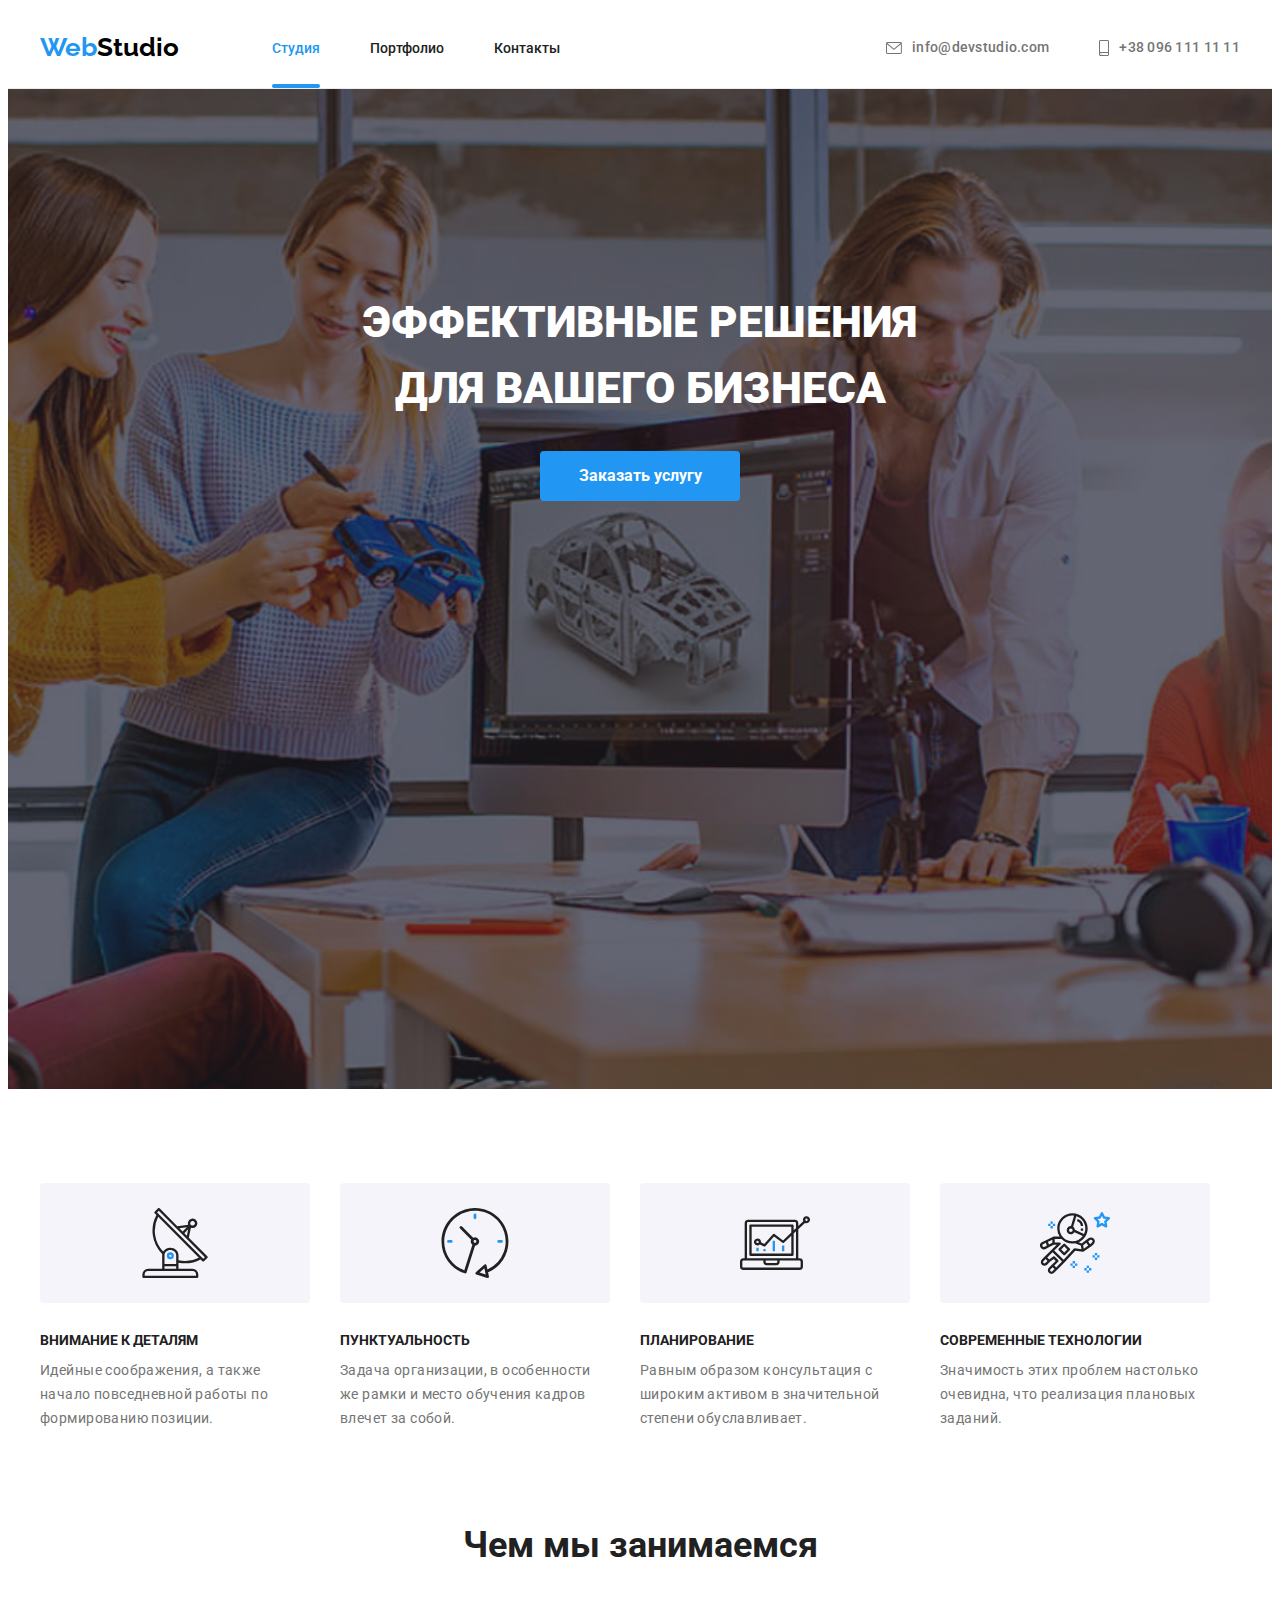
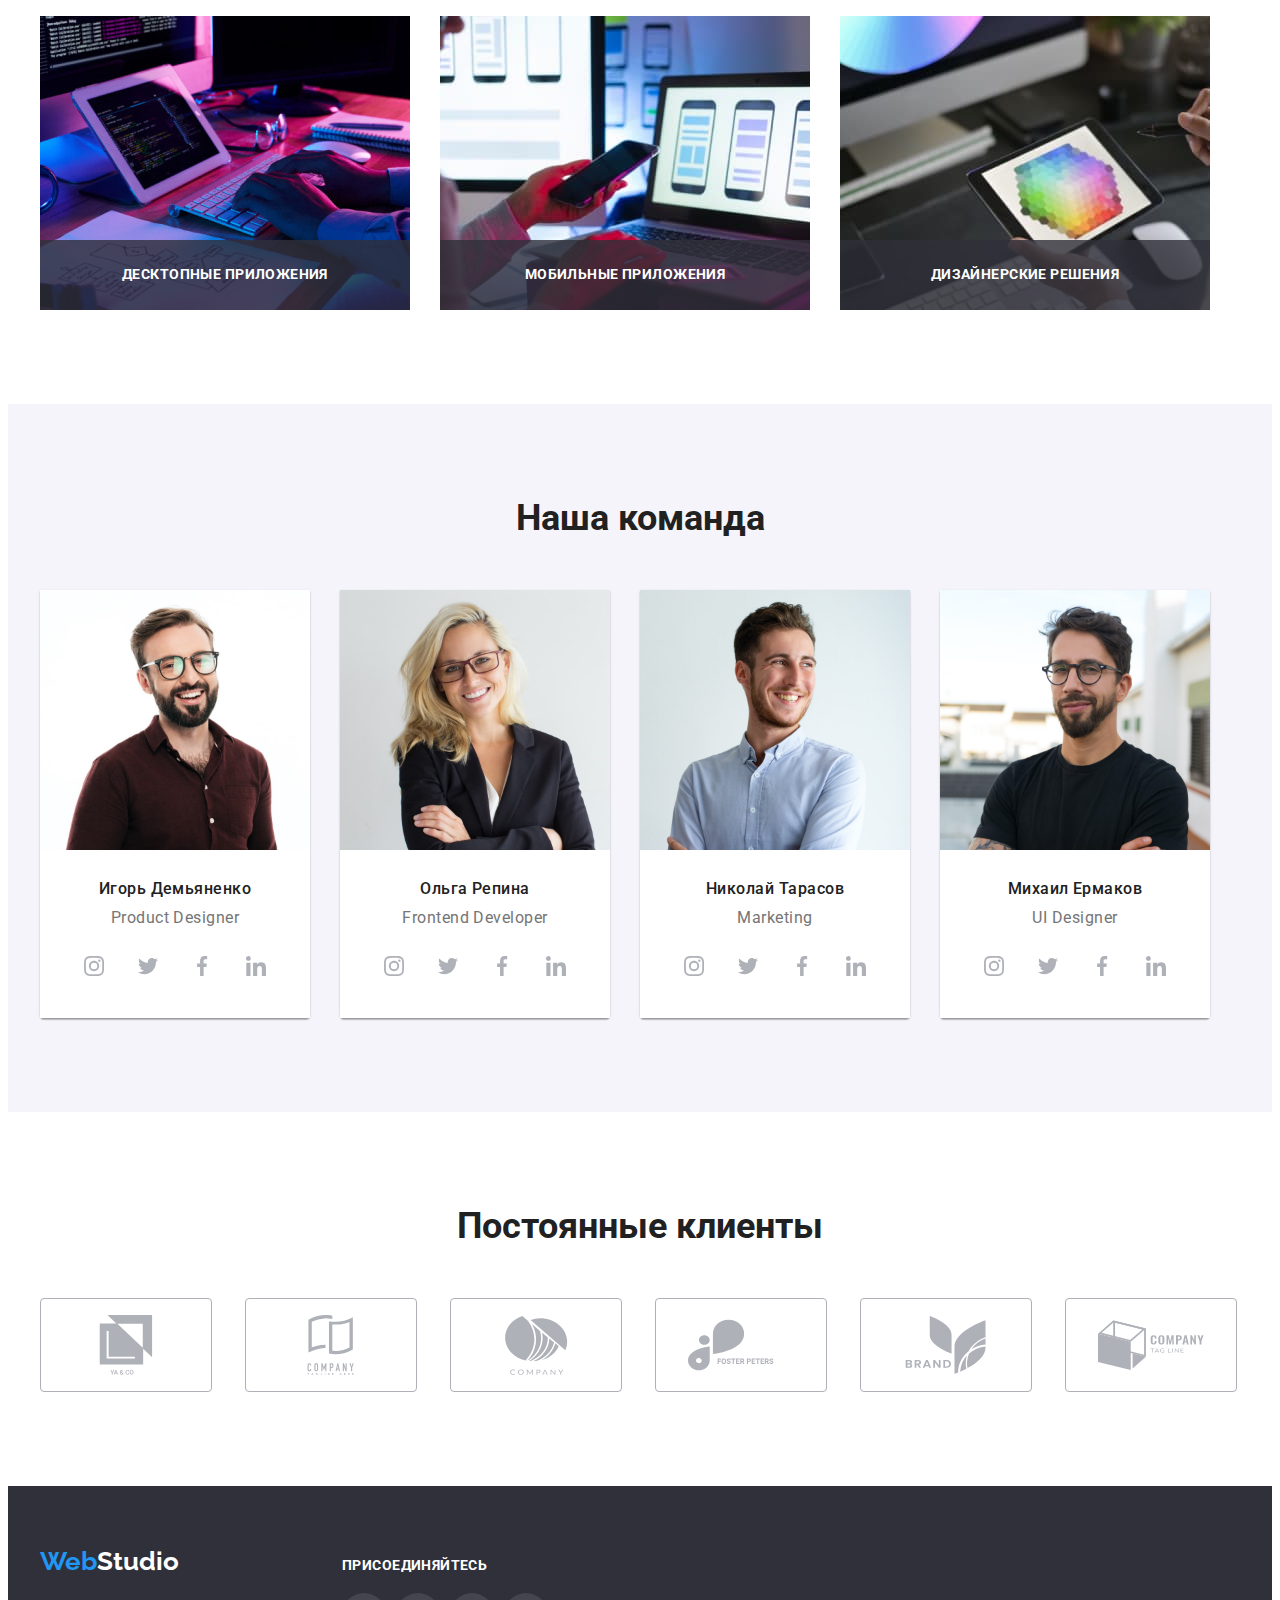
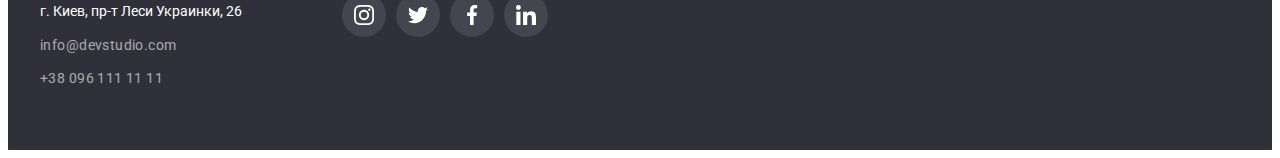
<file: index.html>
<!DOCTYPE html>
<html lang="ru">
  <head>
    <meta charset="UTF-8" />
    <meta http-equiv="X-UA-Compatible" content="IE=edge" />
    <meta name="viewport" content="width=device-width, initial-scale=1.0" />
    <title>Студия</title>
    <link rel="preconnect" href="https://fonts.googleapis.com" />
    <link rel="preconnect" href="https://fonts.gstatic.com" crossorigin />
    <link
      href="https://fonts.googleapis.com/css2?family=Raleway:wght@700&family=Roboto:wght@400;500;700;900&display=swap"
      rel="stylesheet"
    />
    <link
      rel="stylesheet"
      href="https://cdnjs.cloudflare.com/ajax/libs/modern-normalize/1.1.0/modern-normalize.min.css"
      integrity="sha512-wpPYUAdjBVSE4KJnH1VR1HeZfpl1ub8YT/NKx4PuQ5NmX2tKuGu6U/JRp5y+Y8XG2tV+wKQpNHVUX03MfMFn9Q=="
      crossorigin="anonymous"
      referrerpolicy="no-referrer"
    />

    <link rel="stylesheet" href="./css/styles.css" />
  </head>
  <body class="body">
    <!-- Header -->
    <header class="header">
      <div class="container main-nav">
        <nav class="site-nav">
          <a href="./index.html" class="logo"
            ><span class="web">Web</span>Studio</a>

          <ul class="list site-nav-list">
            <li class="item">
              <a href="./index.html" class="link current">Студия</a>
            </li>
            <li class="item">
              <a href="./portfolio.html" class="link">Портфолио</a>
            </li>
            <li class="item"><a href="/" class="link">Контакты</a></li>
          </ul>
        </nav>
        <ul class="list auth-nav-list">
          <li class="item">
            <a href="mailto:info@devstudio.com" class="contacts mail" >
              <svg class="icon-envelope" width="16" height="12">
                <use href="./images/icons.svg#icon-envelope"></use>
              </svg>
              info@devstudio.com</a
            >
          </li>
          <li class="item">
            <a href="tel:+380961111111" class="contacts phone">
              <svg class="icon-smartphone" width="10" height="16">
                <use href="./images/icons.svg#icon-smartphone"></use>
              </svg>
              +38 096 111 11 11</a>
          </li>
        </ul>
      </div>
    </header>

    <!-- Main -->
    <main>
      <!-- Hero -->
      <section class="hero section">
        <div class="container">
          <h1 class="hero-title">
            Эффективные решения <br />
            для вашего бизнеса
          </h1>
          <button type="button" class="button service-button" data-modal-open>
            Заказать услугу
          </button>
        </div>
      </section>

      <!-- Values -->
      <section class="values section">
        <h2 class="visually-hidden">Values</h2>
        <div class="container">
          <ul class="list main-val">
            <li class="values-item">
              <div class="icon-values-bg">
                <svg width="70" height="70">
                  <use href="./images/icons.svg#icon-antenna"></use>
                </svg>
              </div>
              <h3 class="values-title">Внимание к деталям</h3>
              <p class="values-text">
                Идейные соображения, а также начало повседневной работы по
                формированию позиции.
              </p>
            </li>
            <li class="values-item">
              <div class="icon-values-bg">
                <svg  width="70" height="70">
                  <use href="./images/icons.svg#icon-clock"></use>
                </svg>
              </div>
              <h3 class="values-title">Пунктуальность</h3>
              <p class="values-text">
                Задача организации, в особенности же рамки и место обучения
                кадров влечет за собой.
              </p>
            </li>
            <li class="values-item">
              <div class="icon-values-bg">
                <svg width="70" height="70">
                  <use href="./images/icons.svg#icon-diagram"></use>
                </svg>
              </div>
              <h3 class="values-title">Планирование</h3>
              <p class="values-text">
                Равным образом консультация с широким активом в значительной
                степени обуславливает.
              </p>
            </li>
            <li class="values-item">
              <div class="icon-values-bg">
                <svg width="70" height="70">
                  <use href="./images/icons.svg#icon-astronaut"></use>
                </svg>
              </div>
              <h3 class="values-title">Современные технологии</h3>
              <p class="values-text">
                Значимость этих проблем настолько очевидна, что реализация
                плановых заданий.
              </p>
            </li>
          </ul>
        </div>
      </section>

      <!-- Our services -->
      <section class="section">
        <div class="container main-service">
          <h2 class="heading">Чем мы занимаемся</h2>
          <ul class="list service-list">
            <li class="item service-item">
              <img
                src="./images/computer.jpg"
                alt="work in computer"
                width="370"
              />
              <div class="service-background">
                <h3 class="service-title">Десктопные приложения</h3>
              </div>
            </li>
            <li class="item service-item">
              <img src="./images/phone.jpg" alt="work on phone" width="370" />
            <div class="service-background">
                <h3 class="service-title">Мобильные приложения</h3>
              </div>
            </li>
            <li class="item service-item">
              <img src="./images/tablet.jpg" alt="work on tablet" width="370" />
              <div class="service-background">
                <h3 class="service-title">Дизайнерские решения</h3>
              </div>
            </li>
          </ul>
        </div>
      </section>

      <!-- Our team -->
      <section class="team section">
        <div class="container main-team">
          <h2 class="heading">Наша команда</h2>
          <ul class="list team-list">
            <li class="item team-item">
              <img
                src="./images/human1.jpg"
                alt="Парень в очках и с бородой"
                width="270"
              />
              <div class="team-description">
                <h3 class="member-team">Игорь Демьяненко</h3>
                <p class="position">Product Designer</p>
                  <ul class="list list-logo">
                    <li class="item-logo">
                      <a href="/"  class="link-logo">
                      <svg class="svg-logo" width="20" height="20">
                        <use href="./images/icons.svg#icon-instagram" ></use>
                      </svg>
                      </a>
                    </li>
                    <li class="item-logo">
                      <a href="/" class="link-logo">
                      <svg class="svg-logo" width="20" height="20">
                        <use href="./images/icons.svg#icon-twitter" ></use>
                      </svg>
                       </a>
                    </li>
                    <li class="item-logo">
                      <a href="/" class="link-logo">
                      <svg class="svg-logo" width="20" height="20">
                        <use href="./images/icons.svg#icon-facebook" ></use>
                      </svg>
                      </a>
                    </li>
                    <li class="item-logo">
                      <a href="/" class="link-logo">
                      <svg class="svg-logo"  width="20" height="20">
                        <use href="./images/icons.svg#icon-linkedin" ></use>
                      </svg>
                      </a>
                    </li>
                  </ul>
              </div>
            </li>
            <li class="item team-item">
              <img
                src="./images/human2.jpg"
                alt="Девушка со светлыми волосами"
                width="270"
              />
              <div class="team-description">
                <h3 class="member-team">Ольга Репина</h3>
                <p class="position">Frontend Developer</p>
                <ul class="list list-logo">
                    <li class="item-logo">
                      <a href="/"  class="link-logo">
                      <svg class="svg-logo" width="20" height="20">
                        <use href="./images/icons.svg#icon-instagram" ></use>
                      </svg>
                      </a>
                    </li>
                    <li class="item-logo">
                      <a href="/" class="link-logo">
                      <svg class="svg-logo" width="20" height="20">
                        <use href="./images/icons.svg#icon-twitter" ></use>
                      </svg>
                       </a>
                    </li>
                    <li class="item-logo">
                      <a href="/" class="link-logo">
                      <svg class="svg-logo" width="20" height="20">
                        <use href="./images/icons.svg#icon-facebook" ></use>
                      </svg>
                      </a>
                    </li>
                    <li class="item-logo">
                      <a href="/" class="link-logo">
                      <svg class="svg-logo"  width="20" height="20">
                        <use href="./images/icons.svg#icon-linkedin" ></use>
                      </svg>
                      </a>
                    </li>
                  </ul>
              </div>
            </li>
            <li class="item team-item">
              <img
                src="./images/human3.jpg"
                alt="Парень в светлой рубашке"
                width="270"
              />
              <div class="team-description">
                <h3 class="member-team">Николай Тарасов</h3>
                <p class="position">Marketing</p>
                <ul class="list list-logo">
                    <li class="item-logo">
                      <a href="/"  class="link-logo">
                      <svg class="svg-logo" width="20" height="20">
                        <use href="./images/icons.svg#icon-instagram" ></use>
                      </svg>
                      </a>
                    </li>
                    <li class="item-logo">
                      <a href="/" class="link-logo">
                      <svg class="svg-logo" width="20" height="20">
                        <use href="./images/icons.svg#icon-twitter" ></use>
                      </svg>
                       </a>
                    </li>
                    <li class="item-logo">
                      <a href="/" class="link-logo">
                      <svg class="svg-logo" width="20" height="20">
                        <use href="./images/icons.svg#icon-facebook" ></use>
                      </svg>
                      </a>
                    </li>
                    <li class="item-logo">
                      <a href="/" class="link-logo">
                      <svg class="svg-logo"  width="20" height="20">
                        <use href="./images/icons.svg#icon-linkedin" ></use>
                      </svg>
                      </a>
                    </li>
                  </ul>
              </div>
            </li>
            <li class="item team-item">
              <img
                src="./images/human4.jpg"
                alt="Парень брюнет в очках"
                width="270"
              />
              <div class="team-description">
                <h3 class="member-team">Михаил Ермаков</h3>
                <p class="position">UI Designer</p>
                <ul class="list list-logo">
                    <li class="item-logo">
                      <a href="/"  class="link-logo">
                      <svg class="svg-logo" width="20" height="20">
                        <use href="./images/icons.svg#icon-instagram" ></use>
                      </svg>
                      </a>
                    </li>
                    <li class="item-logo">
                      <a href="/" class="link-logo">
                      <svg class="svg-logo" width="20" height="20">
                        <use href="./images/icons.svg#icon-twitter" ></use>
                      </svg>
                       </a>
                    </li>
                    <li class="item-logo">
                      <a href="/" class="link-logo">
                      <svg class="svg-logo" width="20" height="20">
                        <use href="./images/icons.svg#icon-facebook" ></use>
                      </svg>
                      </a>
                    </li>
                    <li class="item-logo">
                      <a href="/" class="link-logo">
                      <svg class="svg-logo"  width="20" height="20">
                        <use href="./images/icons.svg#icon-linkedin" ></use>
                      </svg>
                      </a>
                    </li>
                  </ul>
              </div>
            </li>
          </ul>
        </div>
      </section>

      <!-- Our client -->

      <section class=" section client-section">
        <div class="container main-client">
          <h2 class="heading">Постоянные клиенты</h2>
          <ul class="list client-list">
            <li class="client-item">
              <a href="/" class="client-link">
                <svg class="icon-client" width="106" height="60">
                  <use href="./images/icons.svg#icon-logo"></use>
                </svg>
              </a>
            </li>
            <li class="client-item">
              <a href="/" class="client-link">
                <svg class="icon-client" width="106" height="60">
                  <use href="./images/icons.svg#icon-logo-1"></use>
                </svg>
              </a>
            </li>
            <li class="client-item">
              <a href="/" class="client-link">
                <svg class="icon-client" width="106" height="60">
                  <use href="./images/icons.svg#icon-group-2"></use>
                </svg>
              </a>
            </li>
            <li class="client-item">
              <a href="/" class="client-link">
                <svg class="icon-client" width="106" height="60">
                  <use href="./images/icons.svg#icon-logo-3"></use>
                </svg>
              </a>
            </li>
            <li class="client-item">
              <a href="/" class="client-link">
                <svg class="icon-client" width="106" height="60">
                  <use href="./images/icons.svg#icon-logo-4"></use>
                </svg>
              </a>
            </li>
            <li class="client-item">
              <a href="/" class="client-link">
                <svg class="icon-client" width="106" height="60">
                  <use href="./images/icons.svg#icon-logo-5"></use>
                </svg>
              </a>
            </li>
          </ul>
      </section>
    </main>

    <!-- Footer -->
    <footer class="main-footer">
      <div class="container container-footer">
        <div class="container-adress">
        <a href="./index.html" class="logo logo-footer">
          <span class="web">Web</span><span class="studio">Studio</span>
        </a>
        <address class="adress-footer">
          <ul class="list">
            <li class="main-adress">
              <a href="/" class="adress">г. Киев, пр-т Леси Украинки, 26</a>
            </li>
            <li class="contacts-mail">
              <a href="mailto:info@devstudio.com" class="contacts footer"
                >info@devstudio.com</a
              >
            </li>
            <li>
              <a href="tel:+380961111111" class="contacts footer"
                >+38 096 111 11 11</a>
            </li>
          </ul>
        </address>
        </div>
        <div class="cta-container">
        <h3 class="cta-social-title">присоединяйтесь</h3>
        <ul class=" list cta-list">
          <li class="cta-item">
            <a href="/" class="cta-link">
              <svg class="cta-icon" weight="20" height="20">
                <use href="./images/icons.svg#icon-instagram"></use>
              </svg>
            </a>
          </li>
          <li class="cta-item">
            <a href="/" class="cta-link">
              <svg class="cta-icon" weight="20" height="20">
                <use href="./images/icons.svg#icon-twitter"></use>
              </svg>
            </a>
          </li>
          <li class="cta-item">
            <a href="/" class="cta-link">
              <svg class="cta-icon" weight="20" height="20">
                <use href="./images/icons.svg#icon-facebook"></use>
              </svg>
            </a>
          </li>
          <li class="cta-item">
            <a href="/" class="cta-link">
              <svg class="cta-icon" weight="20" height="20">
                <use href="./images/icons.svg#icon-linkedin"></use>
              </svg>
            </a>
          </li>
        </ul>
      </div>
      </div>
    </footer>

    <!-- Модальное окно -->
    <div class="backdrop  is-hidden" data-modal>
      <div class="modal">
        <button type="button" class="modal-button" data-modal-close> 
          <svg class="modal-icon" width="18" height="18">
            <use href="./images/icons.svg#icon-close"></use>
          </svg>
        </button>
      </div>
    </div>
  </body>
  <script src="./js/modal.js"></script>
</html>
</file>
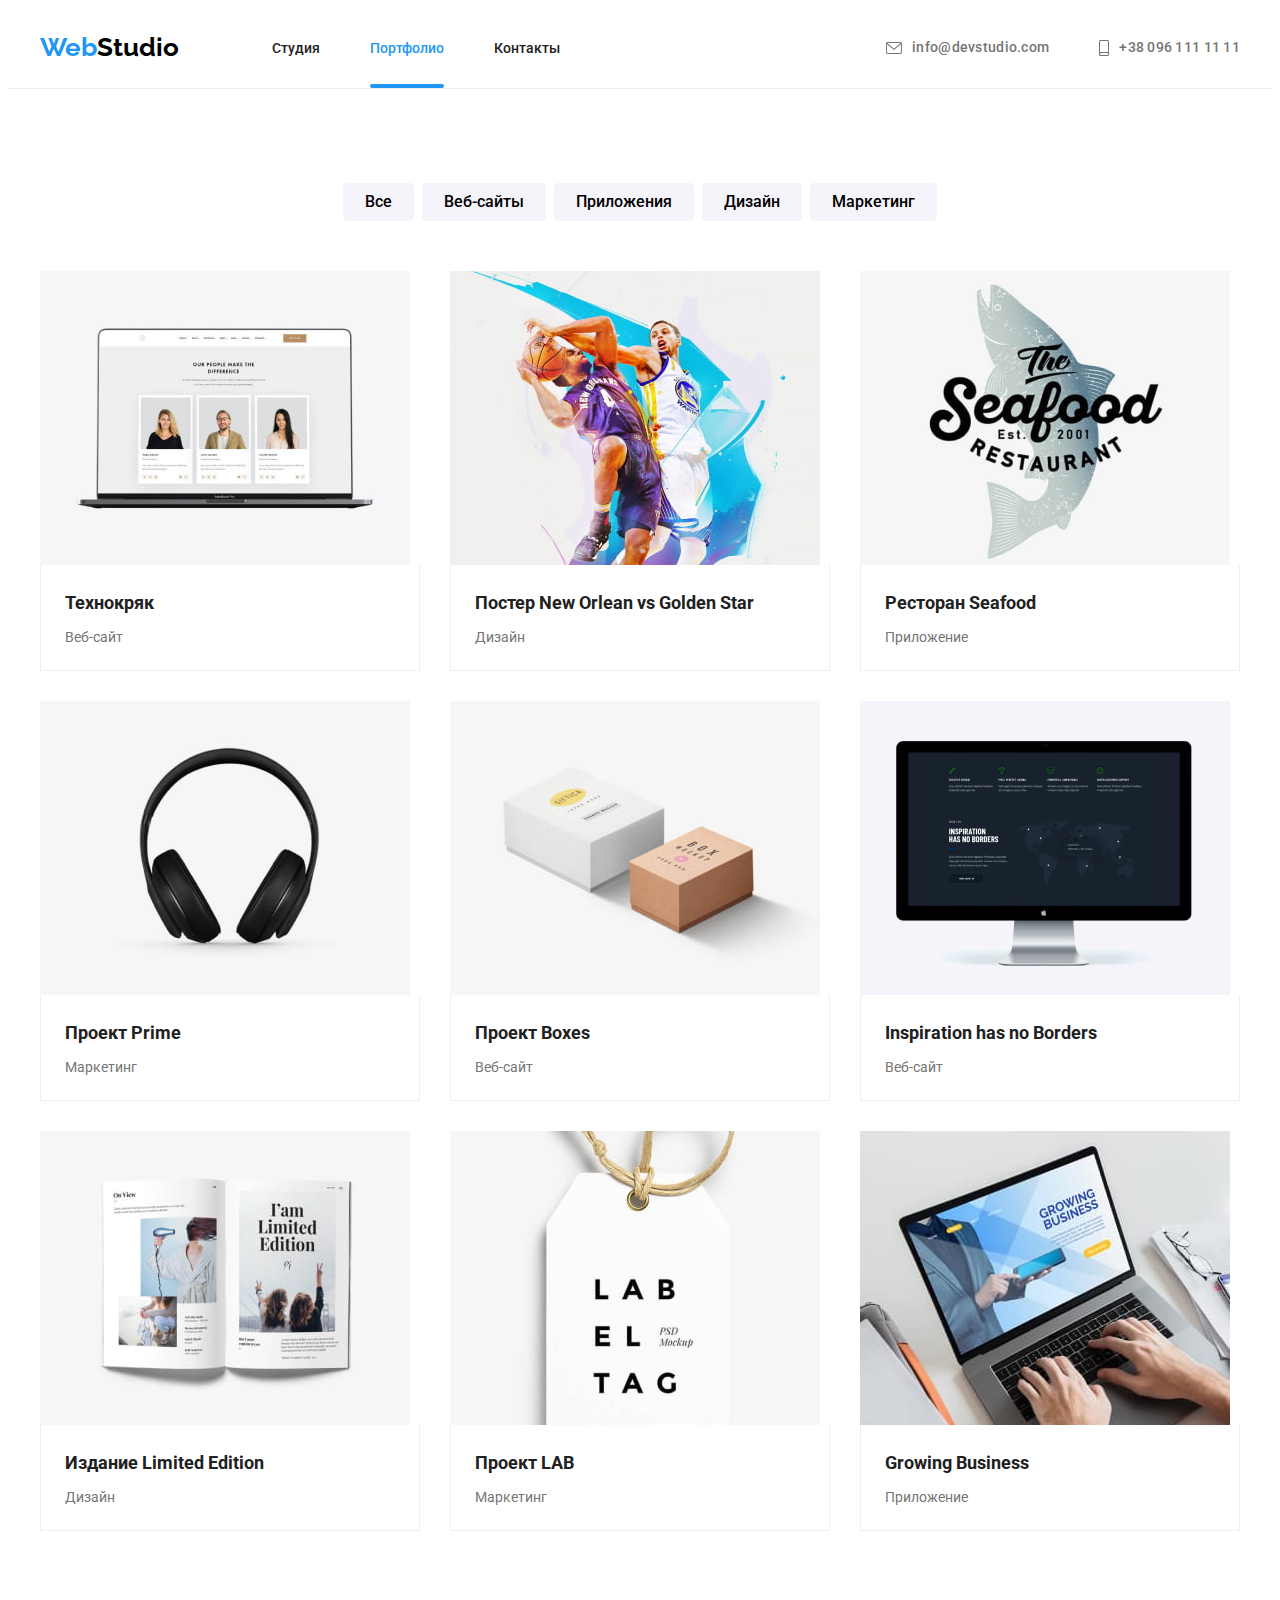
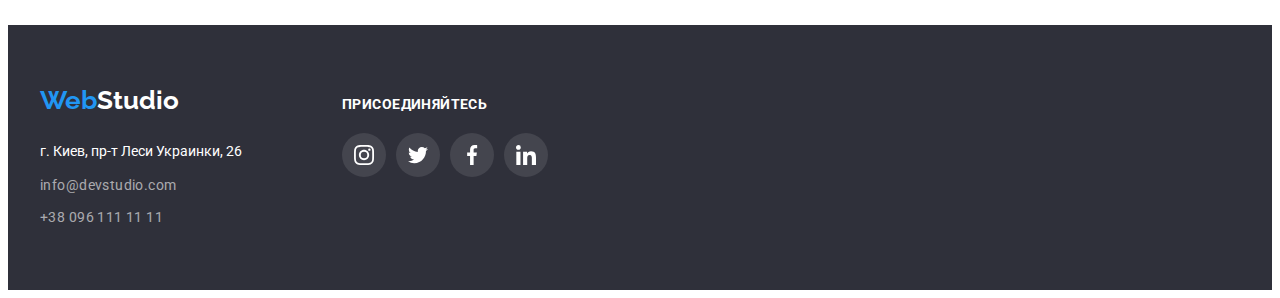
<file: portfolio.html>
<!DOCTYPE html>
<html lang="en">
  <head>
    <meta charset="UTF-8" />
    <meta http-equiv="X-UA-Compatible" content="IE=edge" />
    <meta name="viewport" content="width=device-width, initial-scale=1.0" />
    <title>Портфолио</title>

    <link rel="preconnect" href="https://fonts.googleapis.com" />
    <link rel="preconnect" href="https://fonts.gstatic.com" crossorigin />
    <link
      href="https://fonts.googleapis.com/css2?family=Raleway:wght@700&family=Roboto:wght@400;500;700;900&display=swap"
      rel="stylesheet"
    />
    <link
      rel="stylesheet"
      href="https://cdnjs.cloudflare.com/ajax/libs/modern-normalize/1.1.0/modern-normalize.min.css"
      integrity="sha512-wpPYUAdjBVSE4KJnH1VR1HeZfpl1ub8YT/NKx4PuQ5NmX2tKuGu6U/JRp5y+Y8XG2tV+wKQpNHVUX03MfMFn9Q=="
      crossorigin="anonymous"
      referrerpolicy="no-referrer"
    />

    <link rel="stylesheet" href="./css/styles.css" />
  </head>
  <body class="body">
    <!-- Header -->
    <header class="header">
      <div class="container main-nav">
        <nav class="site-nav">
          <a href="./index.html" class="logo"
            ><span class="web">Web</span>Studio</a
          >
          <ul class="list site-nav-list">
            <li class="item"><a href="./index.html" class="link">Студия</a></li>
            <li class="item">
              <a href="./portfolio.html" class="link current">Портфолио</a>
            </li>
            <li class="item"><a href="/" class="link">Контакты</a></li>
          </ul>
        </nav>
        <ul class="list auth-nav-list">
          <li class="item">
            <a href="mailto:info@devstudio.com" class="contacts mail">
              <svg class="icon-envelope" width="16" height="12">
                <use href="./images/icons.svg#icon-envelope"></use>
              </svg>
              info@devstudio.com</a
            >
          </li>
          <li class="item">
            <a href="tel:+380961111111" class="contacts phone">
              <svg class="icon-smartphone" width="10" height="16">
                <use href="./images/icons.svg#icon-smartphone"></use>
              </svg>
              +38 096 111 11 11</a
            >
          </li>
        </ul>
      </div>
    </header>

    <!-- Main -->
    <main>
      <!--Portfolio-->
      <section class="portfolio section">
        <h1 class="visually-hidden">Портфолио проектов</h1>
        <div class="container">
          <div class="filter">
            <ul class="list list-filter">
              <li class="item">
                <button type="button" class="button">Все</button>
              </li>
              <li class="item">
                <button type="button" class="button">Веб-сайты</button>
              </li>
              <li class="item">
                <button type="button" class="button">Приложения</button>
              </li>
              <li class="item">
                <button type="button" class="button">Дизайн</button>
              </li>
              <li class="item">
                <button type="button" class="button">Маркетинг</button>
              </li>
            </ul>
          </div>
          <div>
            <ul class="list portfolio-list">
              <li class="item list-item">
                <div class="portfolio-background">
                  <img
                    src="./images/img-1.jpg"
                    alt="Открытый ноутбук"
                    width="370"
                  />
                  <p class="portfolio-text">
                    Ресурс предлагает комплексные предложения с разным уровнем
                    функционала и сервисов. Все это позволит посетителю получить
                    исчерпывающие сведения о компании или частном лице.
                  </p>
                </div>

                <div class="portfolio-description">
                  <h2 class="title">Технокряк</h2>
                  <p class="text">Веб-сайт</p>
                </div>
              </li>
              <li class="item list-item">
                <div class="portfolio-background">
                  <img
                    src="./images/img-2.jpg"
                    alt="Два играющих баскетбольных игрока"
                    width="370"
                  />
                  <p class="portfolio-text">
                    Ресурс предлагает комплексные предложения с разным уровнем
                    функционала и сервисов. Все это позволит посетителю получить
                    исчерпывающие сведения о компании или частном лице.
                  </p>
                </div>
                <div class="portfolio-description">
                  <h2 class="title">Постер New Orlean vs Golden Star</h2>
                  <p class="text">Дизайн</p>
                </div>
              </li>
              <li class="item list-item">
                <div class="portfolio-background">
                  <img
                    src="./images/img-3.jpg"
                    alt="Логотип ресторана"
                    width="370"
                  />
                  <p class="portfolio-text">
                    Ресурс предлагает комплексные предложения с разным уровнем
                    функционала и сервисов. Все это позволит посетителю получить
                    исчерпывающие сведения о компании или частном лице.
                  </p>
                </div>
                <div class="portfolio-description">
                  <h2 class="title">Ресторан Seafood</h2>
                  <p class="text">Приложение</p>
                </div>
              </li>
              <li class="item list-item">
                <div class="portfolio-background">
                  <img src="./images/img-4.jpg" alt="Наушники" width="370" />
                  <p class="portfolio-text">
                    Ресурс предлагает комплексные предложения с разным уровнем
                    функционала и сервисов. Все это позволит посетителю получить
                    исчерпывающие сведения о компании или частном лице.
                  </p>
                </div>
                <div class="portfolio-description">
                  <h2 class="title">Проект Prime</h2>
                  <p class="text">Маркетинг</p>
                </div>
              </li>
              <li class="item list-item">
                <div class="portfolio-background">
                  <img src="./images/img-5.jpg" alt="Две коробки" width="370" />
                  <p class="portfolio-text">
                    Ресурс предлагает комплексные предложения с разным уровнем
                    функционала и сервисов. Все это позволит посетителю получить
                    исчерпывающие сведения о компании или частном лице.
                  </p>
                </div>
                <div class="portfolio-description">
                  <h2 class="title">Проект Boxes</h2>
                  <p class="text">Веб-сайт</p>
                </div>
              </li>
              <li class="item list-item">
                <div class="portfolio-background">
                  <img
                    src="./images/img-6.jpg"
                    alt="Включенный монитор компьютера"
                    width="370"
                  />
                  <p class="portfolio-text">
                    Ресурс предлагает комплексные предложения с разным уровнем
                    функционала и сервисов. Все это позволит посетителю получить
                    исчерпывающие сведения о компании или частном лице.
                  </p>
                </div>
                <div class="portfolio-description">
                  <h2 class="title">Inspiration has no Borders</h2>
                  <p class="text">Веб-сайт</p>
                </div>
              </li>
              <li class="item list-item">
                <div class="portfolio-background">
                  <img
                    src="./images/img-7.jpg"
                    alt="Открытый журнал"
                    width="370"
                  />
                  <p class="portfolio-text">
                    Ресурс предлагает комплексные предложения с разным уровнем
                    функционала и сервисов. Все это позволит посетителю получить
                    исчерпывающие сведения о компании или частном лице.
                  </p>
                </div>
                <div class="portfolio-description">
                  <h2 class="title">Издание Limited Edition</h2>
                  <p class="text">Дизайн</p>
                </div>
              </li>
              <li class="item list-item">
                <div class="portfolio-background">
                  <img src="./images/img-8.jpg" alt="Етикетка" width="370" />
                  <p class="portfolio-text">
                    Ресурс предлагает комплексные предложения с разным уровнем
                    функционала и сервисов. Все это позволит посетителю получить
                    исчерпывающие сведения о компании или частном лице.
                  </p>
                </div>
                <div class="portfolio-description">
                  <h2 class="title">Проект LAB</h2>
                  <p class="text">Маркетинг</p>
                </div>
              </li>
              <li class="item list-item">
                <div class="portfolio-background">
                  <img
                    src="./images/img-9.jpg"
                    alt="Включенный ноутбук"
                    width="370"
                  />
                  <p class="portfolio-text">
                    Ресурс предлагает комплексные предложения с разным уровнем
                    функционала и сервисов. Все это позволит посетителю получить
                    исчерпывающие сведения о компании или частном лице.
                  </p>
                </div>
                <div class="portfolio-description">
                  <h2 class="title">Growing Business</h2>
                  <p class="text">Приложение</p>
                </div>
              </li>
            </ul>
          </div>
        </div>
      </section>
    </main>

    <!-- Footer -->
    <footer class="main-footer">
      <div class="container container-footer">
        <div class="container-adress">
          <a href="./index.html" class="logo logo-footer">
            <span class="web">Web</span><span class="studio">Studio</span>
          </a>
          <address class="adress-footer">
            <ul class="list">
              <li class="main-adress">
                <a href="/" class="adress">г. Киев, пр-т Леси Украинки, 26</a>
              </li>
              <li class="contacts-mail">
                <a href="mailto:info@devstudio.com" class="contacts footer"
                  >info@devstudio.com</a
                >
              </li>
              <li>
                <a href="tel:+380961111111" class="contacts footer"
                  >+38 096 111 11 11</a
                >
              </li>
            </ul>
          </address>
        </div>
        <div class="cta-container">
          <h3 class="cta-social-title">присоединяйтесь</h3>
          <ul class="list cta-list">
            <li class="cta-item">
              <a href="/" class="cta-link">
                <svg class="cta-icon" weight="20" height="20">
                  <use href="./images/icons.svg#icon-instagram"></use>
                </svg>
              </a>
            </li>
            <li class="cta-item">
              <a href="/" class="cta-link">
                <svg class="cta-icon" weight="20" height="20">
                  <use href="./images/icons.svg#icon-twitter"></use>
                </svg>
              </a>
            </li>
            <li class="cta-item">
              <a href="/" class="cta-link">
                <svg class="cta-icon" weight="20" height="20">
                  <use href="./images/icons.svg#icon-facebook"></use>
                </svg>
              </a>
            </li>
            <li class="cta-item">
              <a href="/" class="cta-link">
                <svg class="cta-icon" weight="20" height="20">
                  <use href="./images/icons.svg#icon-linkedin"></use>
                </svg>
              </a>
            </li>
          </ul>
        </div>
      </div>
    </footer>
  </body>
</html>
</file>
<file: css/styles.css>
:root {
  --primary-text-color: #757575;
  --title-text-color: #212121;
  --accent-color: #2196f3;
  --white-text-color: #ffffff;
}

p,
h1,
h2,
h3,
h4,
h5,
h6 {
  margin: 0;
}

ul {
  margin: 0;
  padding: 0;
  list-style: 0;
}

img {
  display: block;
  max-width: 100%;
  height: auto;
}

button {
  cursor: pointer;
}

.body {
  color: var(--primary-text-color);
  font-family: Roboto, sans-serif;
}

.container {
  width: 1200px;
  padding-left: 15px;
  padding-right: 15px;
  margin: 0 auto;
}

/* Header  */

.header {
  padding-top: 24px;
  padding-bottom: 25px;
  border-bottom: 1px solid #ececec;
}

.container.main-nav {
  display: flex;
  align-items: center;
}

.logo {
  color: black;
  font-family: Raleway, sans-serif;
  text-decoration: none;
  font-weight: 700;
  font-size: 26px;
  line-height: 1.2;
  margin-right: 93px;
}

.site-nav-list,
.auth-nav-list,
.site-nav {
  display: flex;
  align-items: center;
}

.auth-nav-list {
  margin-left: auto;
}

.site-nav-list .item + .item,
.auth-nav-list .item + .item {
  margin-left: 50px;
}

.site-nav .link {
  color: var(--title-text-color);
  text-decoration: none;
  font-weight: 500;
  font-size: 14px;
  line-height: 1.14;
  transition: color 250ms cubic-bezier(0.4, 0, 0.2, 1);
}
.site-nav .link:hover,
.site-nav .link:focus,
.site-nav .link.current {
  color: var(--accent-color);
}

.current {
  position: relative;
}

.current::after {
  position: absolute;
  content: "";
  width: 100%;
  height: 4px;
  background-color: #2196f3;
  border-radius: 2px;
  bottom: -32px;
  left: 0;
}

.contacts {
  text-decoration: none;
  font-weight: 500;
  font-size: 14px;
  line-height: 1.14;
  letter-spacing: 0.02em;
  transition: color 250ms cubic-bezier(0.4, 0, 0.2, 1);
}

.contacts:hover,
.contacts:focus {
  color: var(--accent-color);
}

.phone,
.mail {
  align-items: center;
  display: flex;
  color: var(--primary-text-color);
}

.icon-smartphone,
.icon-envelope {
  margin-right: 10px;
  fill: currentColor;
}

.icon-envelope:hover,
.icon-smartphone:hover {
  fill: var(--accent-color);
}

/* Body studio */

.section {
  padding-top: 94px;
  padding-bottom: 94px;
}

/* Hero */

.hero {
  padding-top: 200px;
  padding-bottom: 200px;

  background: #2f303a;

  max-width: 1600px;
  height: 600px;
  margin: 0 auto;
  background-image: linear-gradient(
      rgba(47, 48, 58, 0.4),
      rgba(47, 48, 58, 0.4)
    ),
    url(../images/background.jpg);
  background-repeat: no-repeat;
  background-size: cover;
  background-position: center;
}

.hero-title {
  color: var(--white-text-color);
  font-weight: 900;
  font-size: 44px;
  line-height: 1.5;
  text-align: center;
  text-transform: uppercase;
  margin-bottom: 30px;
}

h1,
h2,
h3 {
  color: var(--title-text-color);
}

.button.service-button {
  color: var(--white-text-color);
  background-color: var(--accent-color);
  font-family: inherit;
  font-weight: 700;
  font-size: 16px;
  line-height: 1.8;
  min-width: 200px;
  height: 50px;
  border-radius: 4px;
  display: block;
  margin: auto;
  border: none;
}

.list {
  list-style-type: none;
}

/* Values */

.values.section {
  padding-bottom: 0;
}

.visually-hidden {
  position: absolute;
  width: 1px;
  height: 1px;
  margin: -1px;
  border: 0;
  padding: 0;
  clip: rect(0 0 0 0);
  overflow: hidden;
}

.values-title {
  font-weight: 700;
  font-size: 14px;
  line-height: 1.14;
  text-transform: uppercase;
  margin-bottom: 10px;
}

.values-text {
  font-weight: 400;
  font-size: 14px;
  line-height: 1.7;
  letter-spacing: 0.03em;
}

.main-val {
  display: flex;
}

.list.main-val .values-item + .values-item {
  margin-left: 30px;
}

.values-item {
  width: 270px;
}

.icon-values-bg {
  width: 270px;
  height: 120px;
  background-color: #f5f4fa;
  border-radius: 4px;
  margin-bottom: 30px;
  display: flex;
  justify-content: center;
  align-items: center;
}

/* Our services */

.heading {
  font-weight: 700;
  font-size: 36px;
  line-height: 1.16;
  text-align: center;
  margin-bottom: 50px;
}

.service-list {
  display: flex;
}

.service-list .item + .item {
  margin-left: 30px;
}

.service-item {
  position: relative;
}

.service-title {
  font-size: 14px;
  line-height: 1.14;
  letter-spacing: 0.03em;
  text-transform: uppercase;
  color: var(--white-text-color);
}

.service-background {
  position: absolute;
  bottom: 0;
  height: 70px;
  width: 370px;
  background: rgba(47, 48, 58, 0.8);
  display: flex;
  justify-content: center;
  align-items: center;
}

/* Our team  */

.member-team {
  font-weight: 500;
  font-size: 16px;
  line-height: 1.18;
  letter-spacing: 0.03em;
  text-align: center;
}

.position {
  font-weight: 400;
  font-size: 16px;
  line-height: 1.18;
  letter-spacing: 0.03em;
  margin-top: 10px;
  text-align: center;
  margin-bottom: 16px;
}

.team-description {
  padding-top: 30px;
  padding-bottom: 30px;
  background-color: #fff;
}

.team.section {
  background: #f5f4fa;
}

.list.team-list {
  display: flex;
}

.team-list .item + .item {
  margin-left: 30px;
}

.team-item {
  box-shadow: 0px 1px 3px rgba(0, 0, 0, 0.12), 0px 1px 1px rgba(0, 0, 0, 0.14),
    0px 2px 1px rgba(0, 0, 0, 0.2);
  border-radius: 0px 0px 4px 4px;
}

.list-logo {
  display: flex;
  justify-content: center;
}

.item-logo:not(:last-child) {
  margin-right: 10px;
}

.link-logo {
  width: 44px;
  height: 44px;
  border-radius: 50%;
  display: flex;
  justify-content: center;
  align-items: center;
  fill: #afb1b8;
  transition: color 250ms cubic-bezier(0.4, 0, 0.2, 1),
    background-color 250ms cubic-bezier(0.4, 0, 0.2, 1);
}

.link-logo:hover,
.link-logo:focus {
  background-color: var(--accent-color);
  fill: var(--white-text-color);
}

/* Our client  */

.client-link {
  border: 1px solid #afb1b8;
  width: 170px;
  height: 92px;
  display: flex;
  border-radius: 4px;
  color: #afb1b8;
  align-items: center;
  justify-content: center;
  fill: currentColor;
  outline: none;
  transition: color 250ms cubic-bezier(0.4, 0, 0.2, 1),
    border 250ms cubic-bezier(0.4, 0, 0.2, 1);
}

.client-link:hover,
.client-link:focus {
  border-color: var(--accent-color);
  color: var(--accent-color);
}

.client-list {
  display: flex;
  margin-right: -30px;
}

.client-item {
  width: calc(100% / 6 - 30px);
  margin-right: 30px;
}

/* Body portfolio */

.button {
  cursor: pointer;
  font-family: inherit;
  font-weight: 500;
  font-size: 16px;
  line-height: 1.6;
  border: none;
  padding: 6px 22px;
  border-radius: 4px;
  background-color: #f5f4fa;
  transition: color 250ms cubic-bezier(0.4, 0, 0.2, 1),
    background-color 250ms cubic-bezier(0.4, 0, 0.2, 1),
    box-shadow 250ms cubic-bezier(0.4, 0, 0.2, 1);
}

.button:hover,
.button:focus {
  color: var(--white-text-color);
  background-color: var(--accent-color);
  box-shadow: 0px 3px 1px rgba(0, 0, 0, 0.1), 0px 1px 2px rgba(0, 0, 0, 0.08),
    0px 2px 2px rgba(0, 0, 0, 0.12);
}

.title {
  color: var(--title-text-color);
  font-weight: 700;
  font-size: 18px;
  line-height: 2;

  margin-bottom: 4px;
}

.text {
  font-weight: 400;
  font-size: 14px;
  line-height: 1.8;
}
.list-filter {
  display: flex;
  margin-bottom: 50px;
  justify-content: center;
}

.list-filter .item + .item {
  margin-left: 8px;
}

.portfolio-list {
  display: flex;
  flex-wrap: wrap;
  justify-content: center;
  margin-bottom: -30px;
  margin-right: -30px;
}

.item.list-item {
  width: calc(100% / 3 - 30px);
  margin-bottom: 30px;
  margin-right: 30px;
  transition: box-shadow 250ms cubic-bezier(0.4, 0, 0.2, 1);
}

.item.list-item:hover,
.item.list-item:focus {
  box-shadow: 0px 1px 1px rgba(0, 0, 0, 0.12), 0px 4px 4px rgba(0, 0, 0, 0.06),
    1px 4px 6px rgba(0, 0, 0, 0.16);
}

.portfolio-background {
  position: relative;
  overflow: hidden;
}

.item.list-item:hover .portfolio-text {
  transform: translate(0);
}

.portfolio-text {
  position: absolute;
  font-size: 18px;
  line-height: 1.56;
  letter-spacing: 0.03em;
  color: var(--white-text-color);
  background-color: rgba(33, 150, 243, 0.9);
  padding: 63px 24px;
  height: 100%;
  top: 0;
  left: 0;
  transform: translateY(100%);
  transition: transform 250ms cubic-bezier(0.4, 0, 0.2, 1);
}

.portfolio-description {
  padding: 20px 24px;
  border: 1px solid #eeeeee;
  border-top: 0;
}

/* .list-item {
  margin-right: 30px;
  margin-bottom: 30px;
}

.list-item:nth-child(3n) {
  margin-right: 0px;
}

.list-item:nth-last-child(-n + 3) {
  margin-bottom: 0;
} */

/* Footer */

.container-footer {
  display: flex;
  align-items: baseline;
}

.container-adress {
  margin-right: 70px;
}

.contacts.footer {
  color: #ffffff99;
  font-weight: 400;
  font-style: normal;
  font-size: 14px;
  line-height: 1.7;
  letter-spacing: 0.03em;
}

.contacts-mail {
  margin-bottom: 9px;
}

.adress {
  color: var(--white-text-color);
  text-decoration: none;
  font-style: normal;
  font-weight: 400;
  font-size: 14px;
  line-height: 2;
}

.main-footer {
  padding-top: 60px;
  padding-bottom: 60px;

  background-color: #2f303a;
  display: flex;
}

.main-adress {
  margin-bottom: 9px;
  margin-top: 20px;
}

.logo .web {
  color: var(--accent-color);
}

.logo .studio {
  color: var(--white-text-color);
}

/* Call to action */

.cta-social-title {
  color: var(--white-text-color);
  font-weight: 700;
  font-size: 14px;
  line-height: 1.14;
  letter-spacing: 0.03em;
  text-transform: uppercase;
  margin-bottom: 20px;
}

.cta-list {
  display: flex;
}

.cta-link {
  width: 44px;
  height: 44px;
  border-radius: 50%;
  display: flex;
  justify-content: center;
  align-items: center;
  background: rgba(255, 255, 255, 0.1);
  fill: #ffffff;
  transition: background-color 250ms cubic-bezier(0.4, 0, 0.2, 1);
}

.cta-link:last-child {
  margin-right: 10px;
}

.cta-link:hover,
.cta-link:focus {
  background: var(--accent-color);
}

/* Модальное окно */

.backdrop {
  position: fixed;
  width: 100vw;
  height: 100vh;
  top: 0;
  left: 0;
  background: rgba(0, 0, 0, 0.2);

  transition: opacity 250ms cubic-bezier(0.4, 0, 0.2, 1);
}

.modal {
  position: absolute;
  top: 50%;
  left: 50%;

  width: 528px;
  min-height: 581px;
  background-color: #ffffff;
  box-shadow: 0px 1px 3px rgba(0, 0, 0, 0.12), 0px 1px 1px rgba(0, 0, 0, 0.14),
    0px 2px 1px rgba(0, 0, 0, 0.2);
  border-radius: 4px;

  transform: translate(-50%, -50%) scale(1);
  transition: transform 250ms cubic-bezier(0.4, 0, 0.2, 1);
}

.is-hidden {
  opacity: 0;
  scale: 0;
  pointer-events: none;
  /* visibility: hidden; */
}

.backdrop.is-hidden .modal {
  transform: translate(-50%, -50%) scale(0.5);
}

.modal-button {
  position: absolute;
  right: 0;
  width: 30px;
  height: 30px;
  border-radius: 50%;
  border: 1px solid rgba(0, 0, 0, 0.1);

  background-color: #ffffff;
  display: flex;
  justify-content: center;
  align-items: center;
  margin-top: 8px;
  margin-right: 8px;
}
</file>
